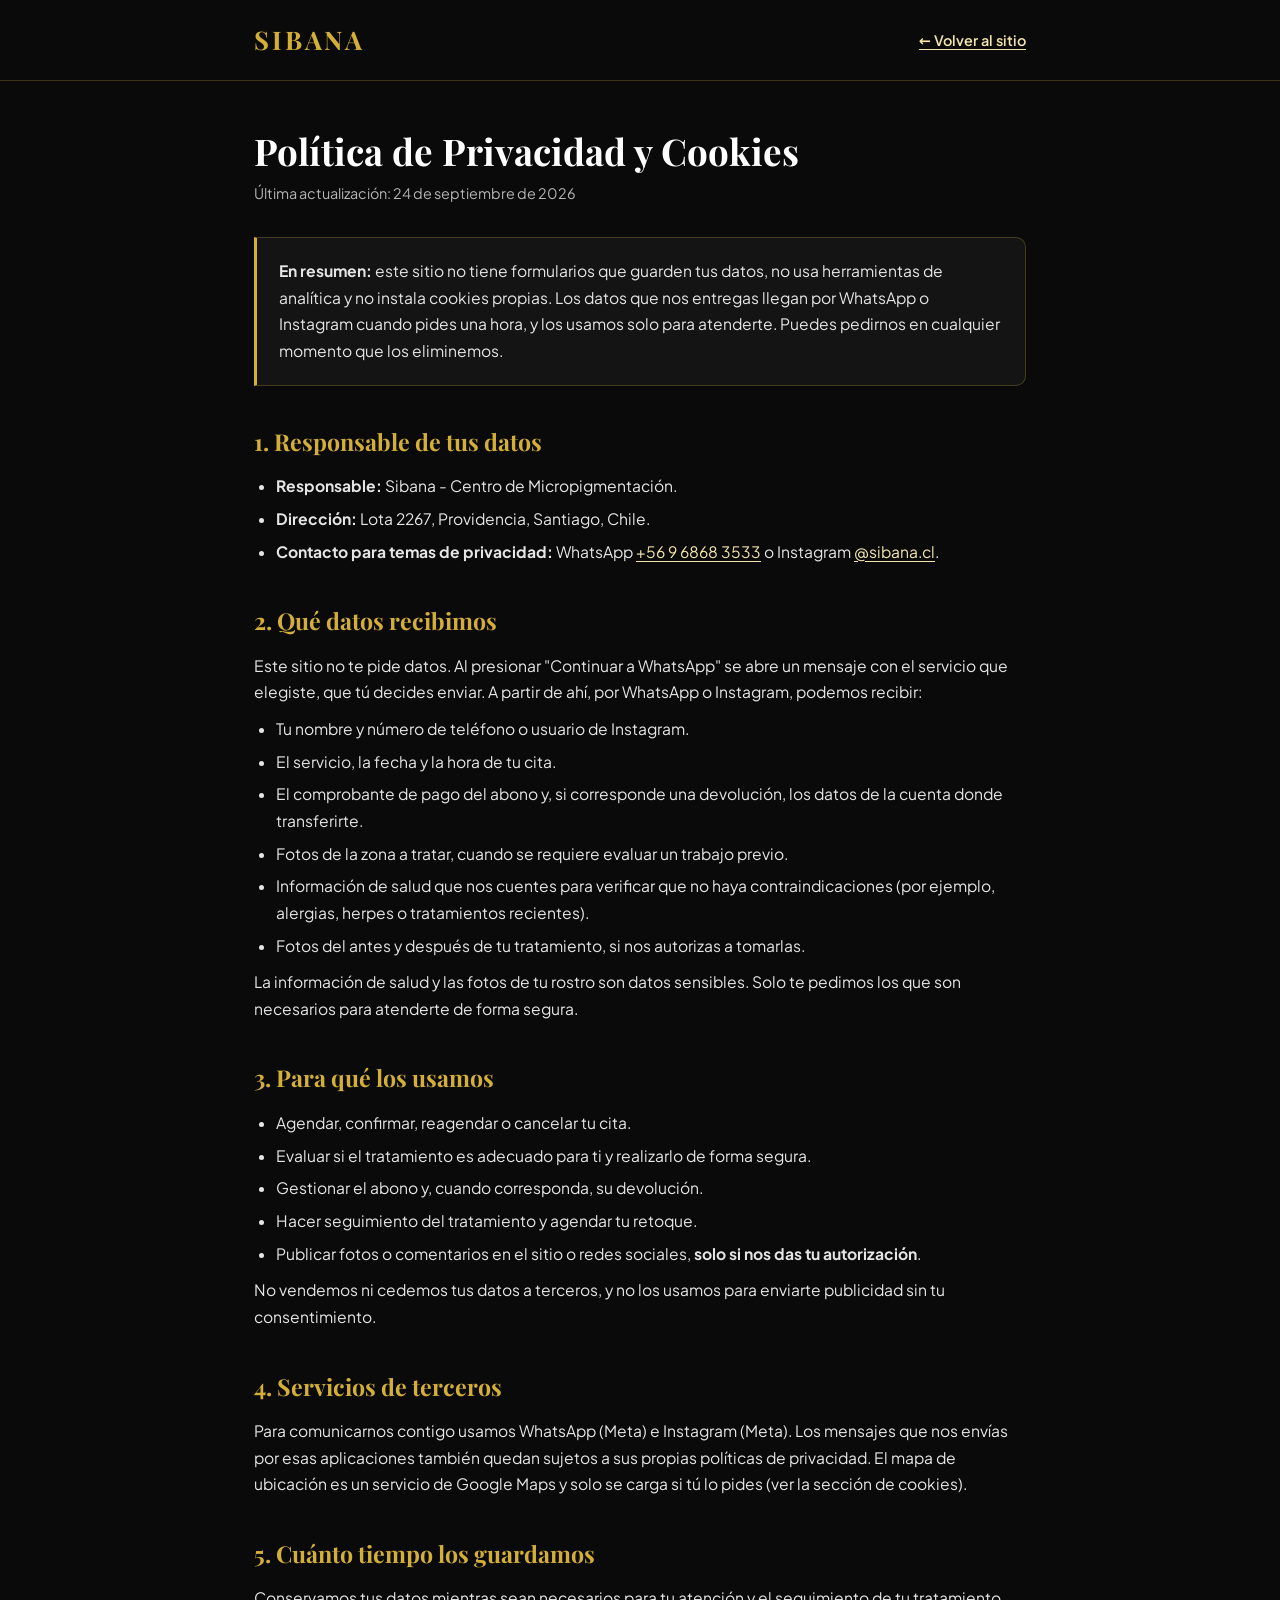
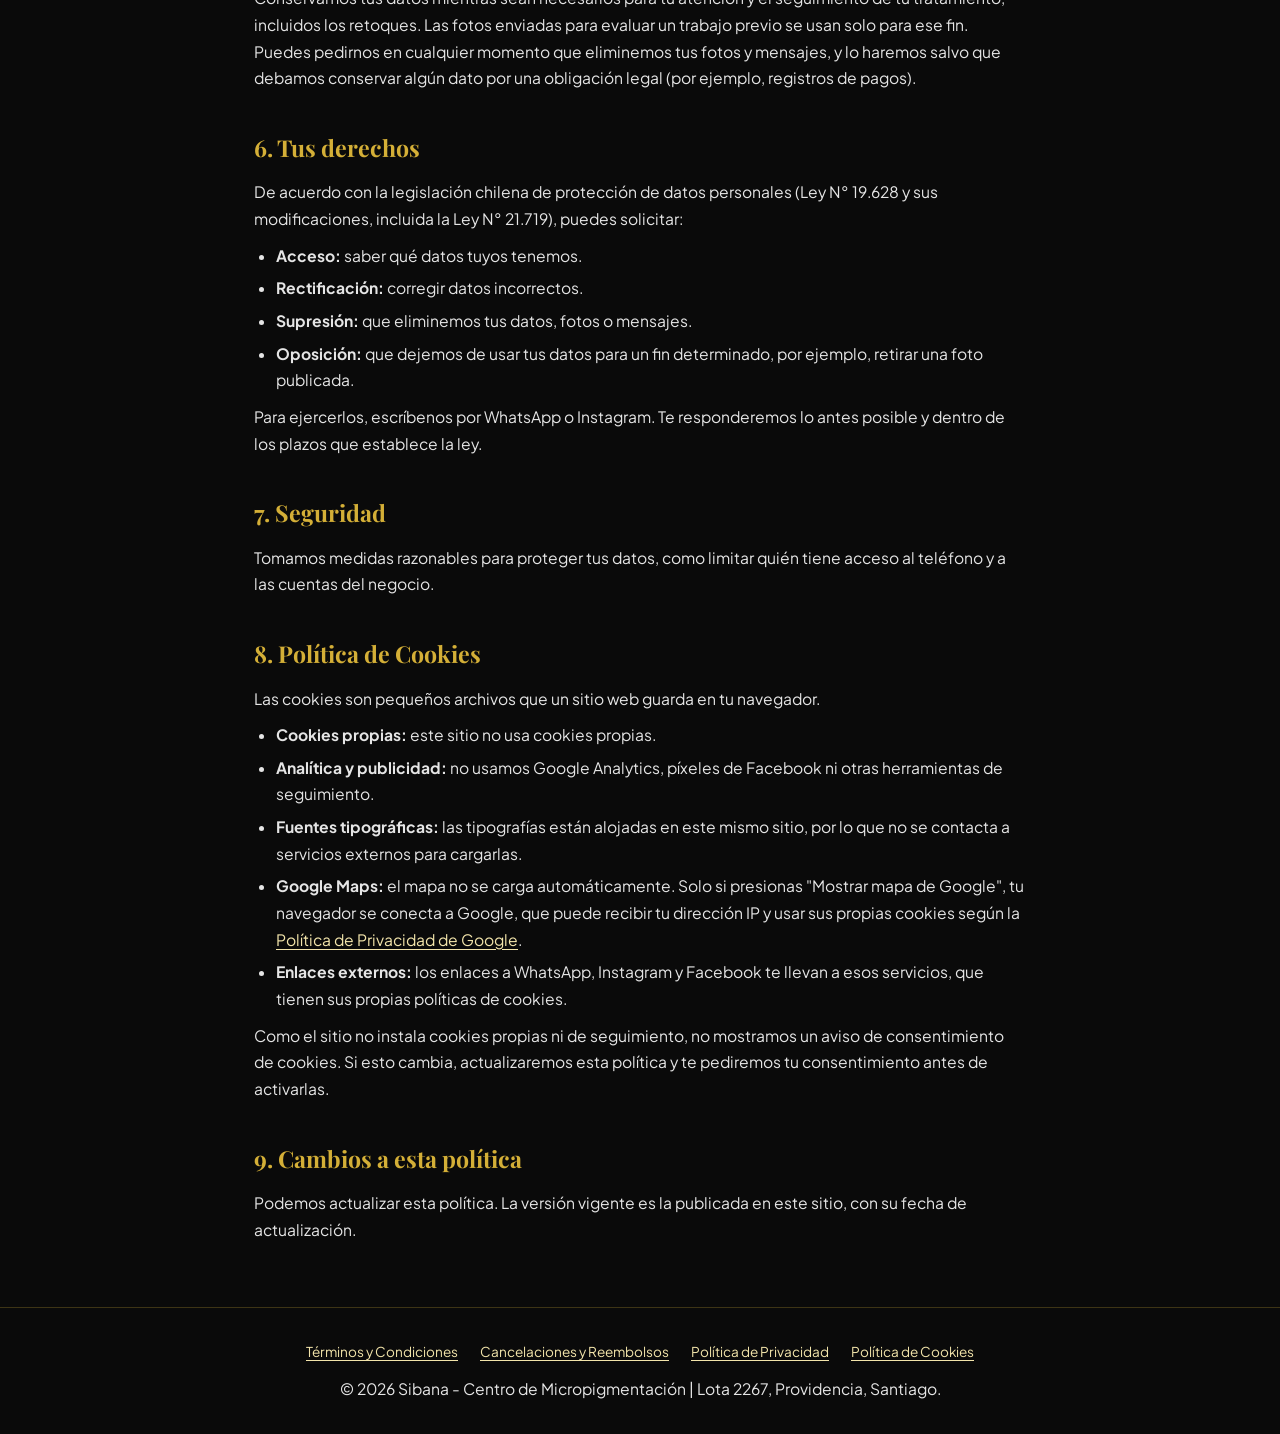
<file: politica-de-privacidad.html>
<!DOCTYPE html>
<html lang="es">
<head>
    <meta charset="UTF-8">
    <meta name="viewport" content="width=device-width, initial-scale=1.0">
    <title>Política de Privacidad y Cookies | Sibana - Centro de Micropigmentación</title>
    <meta name="description" content="Cómo Sibana trata los datos personales de sus clientas y qué cookies usa este sitio.">
    <link rel="icon" type="image/svg+xml" href="data:image/svg+xml,%3Csvg xmlns='http://www.w3.org/2000/svg' viewBox='0 0 100 100'%3E%3Ccircle cx='50' cy='50' r='50' fill='%230A0A0A'/%3E%3Ctext x='50' y='68' font-family='Georgia,serif' font-size='58' font-weight='700' fill='%23D4AF37' text-anchor='middle'%3ES%3C/text%3E%3C/svg%3E">
    <link rel="stylesheet" href="fonts/fonts.css">
    <link rel="stylesheet" href="legal.css">
</head>
<body>

    <a class="skip-link" href="#contenido">Saltar al contenido</a>

    <header>
        <div class="nav-wrapper">
            <a href="index.html" class="logo">Sibana</a>
            <a href="index.html" class="volver">&larr; Volver al sitio</a>
        </div>
    </header>

    <main id="contenido">
        <h1>Política de Privacidad y Cookies</h1>
        <p class="actualizado">Última actualización: 24 de septiembre de 2026</p>

        <div class="resumen">
            <p><strong>En resumen:</strong> este sitio no tiene formularios que guarden tus datos, no usa herramientas de analítica y no instala cookies propias. Los datos que nos entregas llegan por WhatsApp o Instagram cuando pides una hora, y los usamos solo para atenderte. Puedes pedirnos en cualquier momento que los eliminemos.</p>
        </div>

        <h2 id="responsable">1. Responsable de tus datos</h2>
        <ul>
            <li><strong>Responsable:</strong> Sibana - Centro de Micropigmentación.</li>
            <li><strong>Dirección:</strong> Lota 2267, Providencia, Santiago, Chile.</li>
            <li><strong>Contacto para temas de privacidad:</strong> WhatsApp <a href="https://wa.me/56968683533" target="_blank" rel="noopener noreferrer">+56 9 6868 3533</a> o Instagram <a href="https://www.instagram.com/sibana.cl/" target="_blank" rel="noopener noreferrer">@sibana.cl</a>.</li>
        </ul>

        <h2 id="datos">2. Qué datos recibimos</h2>
        <p>Este sitio no te pide datos. Al presionar "Continuar a WhatsApp" se abre un mensaje con el servicio que elegiste, que tú decides enviar. A partir de ahí, por WhatsApp o Instagram, podemos recibir:</p>
        <ul>
            <li>Tu nombre y número de teléfono o usuario de Instagram.</li>
            <li>El servicio, la fecha y la hora de tu cita.</li>
            <li>El comprobante de pago del abono y, si corresponde una devolución, los datos de la cuenta donde transferirte.</li>
            <li>Fotos de la zona a tratar, cuando se requiere evaluar un trabajo previo.</li>
            <li>Información de salud que nos cuentes para verificar que no haya contraindicaciones (por ejemplo, alergias, herpes o tratamientos recientes).</li>
            <li>Fotos del antes y después de tu tratamiento, si nos autorizas a tomarlas.</li>
        </ul>
        <p>La información de salud y las fotos de tu rostro son datos sensibles. Solo te pedimos los que son necesarios para atenderte de forma segura.</p>

        <h2 id="finalidad">3. Para qué los usamos</h2>
        <ul>
            <li>Agendar, confirmar, reagendar o cancelar tu cita.</li>
            <li>Evaluar si el tratamiento es adecuado para ti y realizarlo de forma segura.</li>
            <li>Gestionar el abono y, cuando corresponda, su devolución.</li>
            <li>Hacer seguimiento del tratamiento y agendar tu retoque.</li>
            <li>Publicar fotos o comentarios en el sitio o redes sociales, <strong>solo si nos das tu autorización</strong>.</li>
        </ul>
        <p>No vendemos ni cedemos tus datos a terceros, y no los usamos para enviarte publicidad sin tu consentimiento.</p>

        <h2 id="terceros">4. Servicios de terceros</h2>
        <p>Para comunicarnos contigo usamos WhatsApp (Meta) e Instagram (Meta). Los mensajes que nos envías por esas aplicaciones también quedan sujetos a sus propias políticas de privacidad. El mapa de ubicación es un servicio de Google Maps y solo se carga si tú lo pides (ver la sección de cookies).</p>

        <h2 id="conservacion">5. Cuánto tiempo los guardamos</h2>
        <p>Conservamos tus datos mientras sean necesarios para tu atención y el seguimiento de tu tratamiento, incluidos los retoques. Las fotos enviadas para evaluar un trabajo previo se usan solo para ese fin. Puedes pedirnos en cualquier momento que eliminemos tus fotos y mensajes, y lo haremos salvo que debamos conservar algún dato por una obligación legal (por ejemplo, registros de pagos).</p>

        <h2 id="derechos">6. Tus derechos</h2>
        <p>De acuerdo con la legislación chilena de protección de datos personales (Ley N° 19.628 y sus modificaciones, incluida la Ley N° 21.719), puedes solicitar:</p>
        <ul>
            <li><strong>Acceso:</strong> saber qué datos tuyos tenemos.</li>
            <li><strong>Rectificación:</strong> corregir datos incorrectos.</li>
            <li><strong>Supresión:</strong> que eliminemos tus datos, fotos o mensajes.</li>
            <li><strong>Oposición:</strong> que dejemos de usar tus datos para un fin determinado, por ejemplo, retirar una foto publicada.</li>
        </ul>
        <p>Para ejercerlos, escríbenos por WhatsApp o Instagram. Te responderemos lo antes posible y dentro de los plazos que establece la ley.</p>

        <h2 id="seguridad">7. Seguridad</h2>
        <p>Tomamos medidas razonables para proteger tus datos, como limitar quién tiene acceso al teléfono y a las cuentas del negocio.</p>

        <h2 id="cookies">8. Política de Cookies</h2>
        <p>Las cookies son pequeños archivos que un sitio web guarda en tu navegador.</p>
        <ul>
            <li><strong>Cookies propias:</strong> este sitio no usa cookies propias.</li>
            <li><strong>Analítica y publicidad:</strong> no usamos Google Analytics, píxeles de Facebook ni otras herramientas de seguimiento.</li>
            <li><strong>Fuentes tipográficas:</strong> las tipografías están alojadas en este mismo sitio, por lo que no se contacta a servicios externos para cargarlas.</li>
            <li><strong>Google Maps:</strong> el mapa no se carga automáticamente. Solo si presionas "Mostrar mapa de Google", tu navegador se conecta a Google, que puede recibir tu dirección IP y usar sus propias cookies según la <a href="https://policies.google.com/privacy?hl=es" target="_blank" rel="noopener noreferrer">Política de Privacidad de Google</a>.</li>
            <li><strong>Enlaces externos:</strong> los enlaces a WhatsApp, Instagram y Facebook te llevan a esos servicios, que tienen sus propias políticas de cookies.</li>
        </ul>
        <p>Como el sitio no instala cookies propias ni de seguimiento, no mostramos un aviso de consentimiento de cookies. Si esto cambia, actualizaremos esta política y te pediremos tu consentimiento antes de activarlas.</p>

        <h2 id="cambios">9. Cambios a esta política</h2>
        <p>Podemos actualizar esta política. La versión vigente es la publicada en este sitio, con su fecha de actualización.</p>
    </main>

    <footer>
        <nav aria-label="Información legal">
            <a href="terminos-y-condiciones.html">Términos y Condiciones</a>
            <a href="terminos-y-condiciones.html#cancelaciones">Cancelaciones y Reembolsos</a>
            <a href="politica-de-privacidad.html">Política de Privacidad</a>
            <a href="politica-de-privacidad.html#cookies">Política de Cookies</a>
        </nav>
        <p>&copy; 2026 Sibana - Centro de Micropigmentación | Lota 2267, Providencia, Santiago.</p>
    </footer>

</body>
</html>
</file>
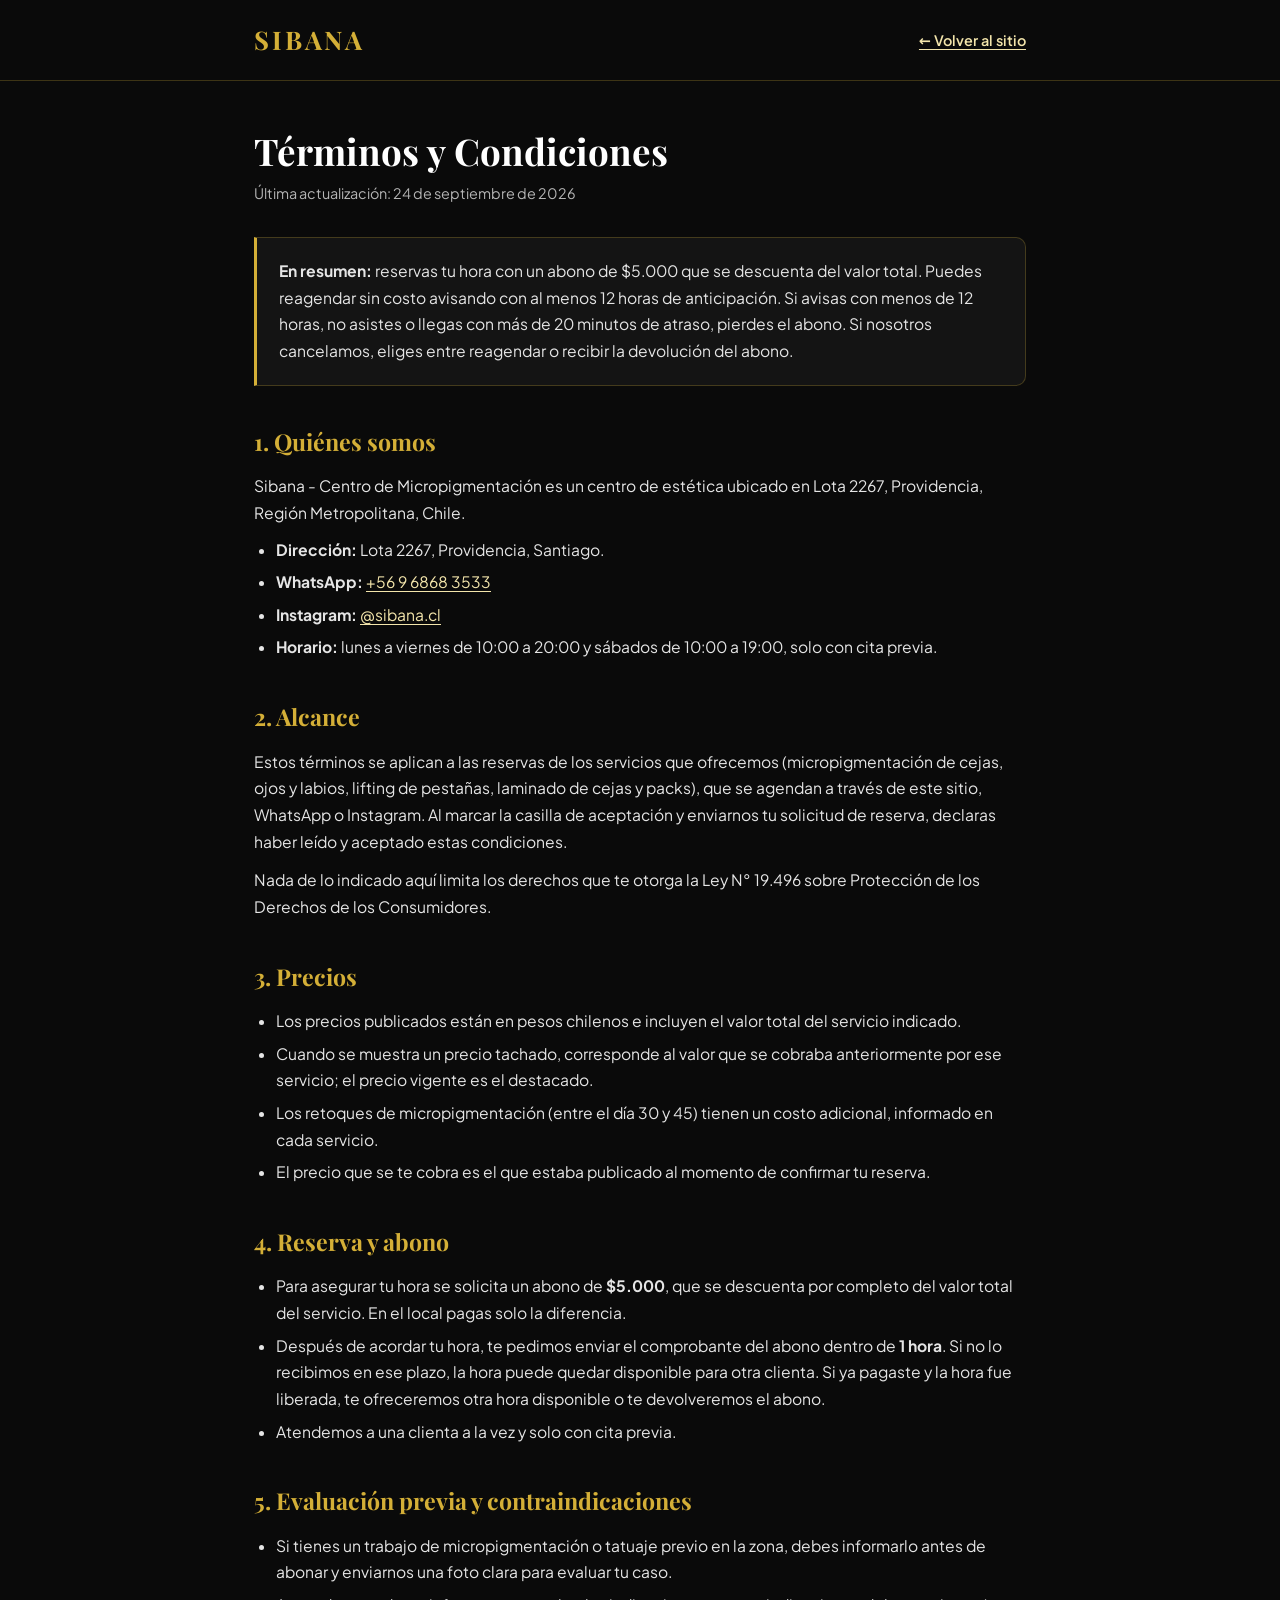
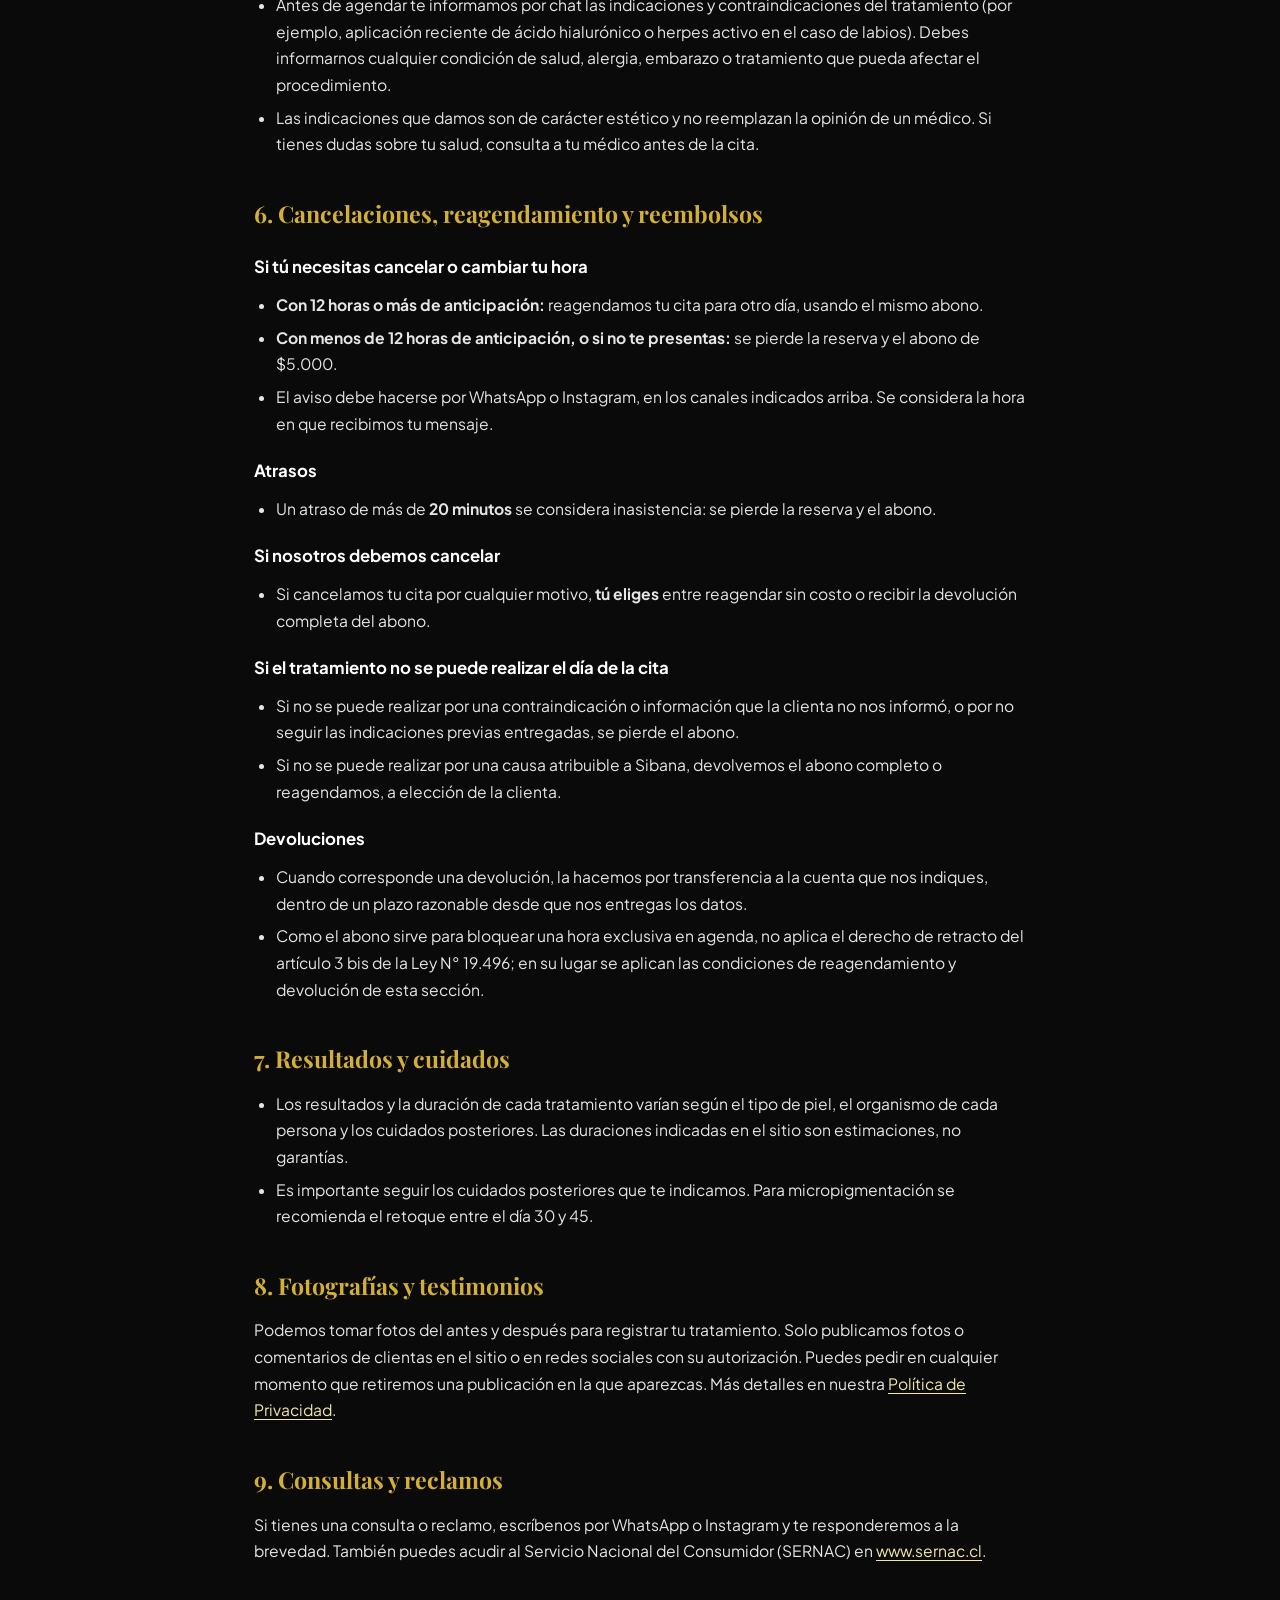
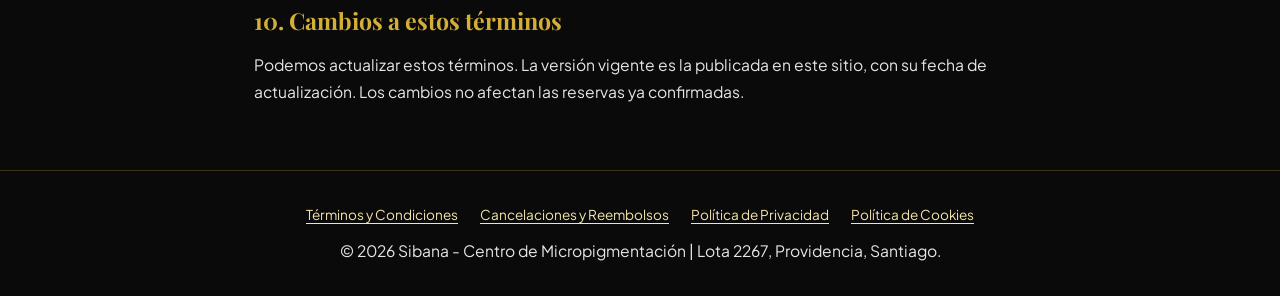
<file: terminos-y-condiciones.html>
<!DOCTYPE html>
<html lang="es">
<head>
    <meta charset="UTF-8">
    <meta name="viewport" content="width=device-width, initial-scale=1.0">
    <title>Términos y Condiciones | Sibana - Centro de Micropigmentación</title>
    <meta name="description" content="Condiciones de reserva, abono, cancelación, reagendamiento y reembolsos de Sibana, centro de micropigmentación en Providencia, Santiago.">
    <link rel="icon" type="image/svg+xml" href="data:image/svg+xml,%3Csvg xmlns='http://www.w3.org/2000/svg' viewBox='0 0 100 100'%3E%3Ccircle cx='50' cy='50' r='50' fill='%230A0A0A'/%3E%3Ctext x='50' y='68' font-family='Georgia,serif' font-size='58' font-weight='700' fill='%23D4AF37' text-anchor='middle'%3ES%3C/text%3E%3C/svg%3E">
    <link rel="stylesheet" href="fonts/fonts.css">
    <link rel="stylesheet" href="legal.css">
</head>
<body>

    <a class="skip-link" href="#contenido">Saltar al contenido</a>

    <header>
        <div class="nav-wrapper">
            <a href="index.html" class="logo">Sibana</a>
            <a href="index.html" class="volver">&larr; Volver al sitio</a>
        </div>
    </header>

    <main id="contenido">
        <h1>Términos y Condiciones</h1>
        <p class="actualizado">Última actualización: 24 de septiembre de 2026</p>

        <div class="resumen">
            <p><strong>En resumen:</strong> reservas tu hora con un abono de $5.000 que se descuenta del valor total. Puedes reagendar sin costo avisando con al menos 12 horas de anticipación. Si avisas con menos de 12 horas, no asistes o llegas con más de 20 minutos de atraso, pierdes el abono. Si nosotros cancelamos, eliges entre reagendar o recibir la devolución del abono.</p>
        </div>

        <h2 id="proveedor">1. Quiénes somos</h2>
        <p>Sibana - Centro de Micropigmentación es un centro de estética ubicado en Lota 2267, Providencia, Región Metropolitana, Chile.</p>
        <ul>
            <li><strong>Dirección:</strong> Lota 2267, Providencia, Santiago.</li>
            <li><strong>WhatsApp:</strong> <a href="https://wa.me/56968683533" target="_blank" rel="noopener noreferrer">+56 9 6868 3533</a></li>
            <li><strong>Instagram:</strong> <a href="https://www.instagram.com/sibana.cl/" target="_blank" rel="noopener noreferrer">@sibana.cl</a></li>
            <li><strong>Horario:</strong> lunes a viernes de 10:00 a 20:00 y sábados de 10:00 a 19:00, solo con cita previa.</li>
        </ul>

        <h2 id="alcance">2. Alcance</h2>
        <p>Estos términos se aplican a las reservas de los servicios que ofrecemos (micropigmentación de cejas, ojos y labios, lifting de pestañas, laminado de cejas y packs), que se agendan a través de este sitio, WhatsApp o Instagram. Al marcar la casilla de aceptación y enviarnos tu solicitud de reserva, declaras haber leído y aceptado estas condiciones.</p>
        <p>Nada de lo indicado aquí limita los derechos que te otorga la Ley N° 19.496 sobre Protección de los Derechos de los Consumidores.</p>

        <h2 id="precios">3. Precios</h2>
        <ul>
            <li>Los precios publicados están en pesos chilenos e incluyen el valor total del servicio indicado.</li>
            <li>Cuando se muestra un precio tachado, corresponde al valor que se cobraba anteriormente por ese servicio; el precio vigente es el destacado.</li>
            <li>Los retoques de micropigmentación (entre el día 30 y 45) tienen un costo adicional, informado en cada servicio.</li>
            <li>El precio que se te cobra es el que estaba publicado al momento de confirmar tu reserva.</li>
        </ul>

        <h2 id="reservas">4. Reserva y abono</h2>
        <ul>
            <li>Para asegurar tu hora se solicita un abono de <strong>$5.000</strong>, que se descuenta por completo del valor total del servicio. En el local pagas solo la diferencia.</li>
            <li>Después de acordar tu hora, te pedimos enviar el comprobante del abono dentro de <strong>1 hora</strong>. Si no lo recibimos en ese plazo, la hora puede quedar disponible para otra clienta. Si ya pagaste y la hora fue liberada, te ofreceremos otra hora disponible o te devolveremos el abono.</li>
            <li>Atendemos a una clienta a la vez y solo con cita previa.</li>
        </ul>

        <h2 id="evaluacion">5. Evaluación previa y contraindicaciones</h2>
        <ul>
            <li>Si tienes un trabajo de micropigmentación o tatuaje previo en la zona, debes informarlo antes de abonar y enviarnos una foto clara para evaluar tu caso.</li>
            <li>Antes de agendar te informamos por chat las indicaciones y contraindicaciones del tratamiento (por ejemplo, aplicación reciente de ácido hialurónico o herpes activo en el caso de labios). Debes informarnos cualquier condición de salud, alergia, embarazo o tratamiento que pueda afectar el procedimiento.</li>
            <li>Las indicaciones que damos son de carácter estético y no reemplazan la opinión de un médico. Si tienes dudas sobre tu salud, consulta a tu médico antes de la cita.</li>
        </ul>

        <h2 id="cancelaciones">6. Cancelaciones, reagendamiento y reembolsos</h2>

        <h3>Si tú necesitas cancelar o cambiar tu hora</h3>
        <ul>
            <li><strong>Con 12 horas o más de anticipación:</strong> reagendamos tu cita para otro día, usando el mismo abono.</li>
            <li><strong>Con menos de 12 horas de anticipación, o si no te presentas:</strong> se pierde la reserva y el abono de $5.000.</li>
            <li>El aviso debe hacerse por WhatsApp o Instagram, en los canales indicados arriba. Se considera la hora en que recibimos tu mensaje.</li>
        </ul>

        <h3>Atrasos</h3>
        <ul>
            <li>Un atraso de más de <strong>20 minutos</strong> se considera inasistencia: se pierde la reserva y el abono.</li>
        </ul>

        <h3>Si nosotros debemos cancelar</h3>
        <ul>
            <li>Si cancelamos tu cita por cualquier motivo, <strong>tú eliges</strong> entre reagendar sin costo o recibir la devolución completa del abono.</li>
        </ul>

        <h3>Si el tratamiento no se puede realizar el día de la cita</h3>
        <ul>
            <li>Si no se puede realizar por una contraindicación o información que la clienta no nos informó, o por no seguir las indicaciones previas entregadas, se pierde el abono.</li>
            <li>Si no se puede realizar por una causa atribuible a Sibana, devolvemos el abono completo o reagendamos, a elección de la clienta.</li>
        </ul>

        <h3>Devoluciones</h3>
        <ul>
            <li>Cuando corresponde una devolución, la hacemos por transferencia a la cuenta que nos indiques, dentro de un plazo razonable desde que nos entregas los datos.</li>
            <li>Como el abono sirve para bloquear una hora exclusiva en agenda, no aplica el derecho de retracto del artículo 3 bis de la Ley N° 19.496; en su lugar se aplican las condiciones de reagendamiento y devolución de esta sección.</li>
        </ul>

        <h2 id="resultados">7. Resultados y cuidados</h2>
        <ul>
            <li>Los resultados y la duración de cada tratamiento varían según el tipo de piel, el organismo de cada persona y los cuidados posteriores. Las duraciones indicadas en el sitio son estimaciones, no garantías.</li>
            <li>Es importante seguir los cuidados posteriores que te indicamos. Para micropigmentación se recomienda el retoque entre el día 30 y 45.</li>
        </ul>

        <h2 id="imagenes">8. Fotografías y testimonios</h2>
        <p>Podemos tomar fotos del antes y después para registrar tu tratamiento. Solo publicamos fotos o comentarios de clientas en el sitio o en redes sociales con su autorización. Puedes pedir en cualquier momento que retiremos una publicación en la que aparezcas. Más detalles en nuestra <a href="politica-de-privacidad.html">Política de Privacidad</a>.</p>

        <h2 id="contacto">9. Consultas y reclamos</h2>
        <p>Si tienes una consulta o reclamo, escríbenos por WhatsApp o Instagram y te responderemos a la brevedad. También puedes acudir al Servicio Nacional del Consumidor (SERNAC) en <a href="https://www.sernac.cl" target="_blank" rel="noopener noreferrer">www.sernac.cl</a>.</p>

        <h2 id="cambios">10. Cambios a estos términos</h2>
        <p>Podemos actualizar estos términos. La versión vigente es la publicada en este sitio, con su fecha de actualización. Los cambios no afectan las reservas ya confirmadas.</p>
    </main>

    <footer>
        <nav aria-label="Información legal">
            <a href="terminos-y-condiciones.html">Términos y Condiciones</a>
            <a href="terminos-y-condiciones.html#cancelaciones">Cancelaciones y Reembolsos</a>
            <a href="politica-de-privacidad.html">Política de Privacidad</a>
            <a href="politica-de-privacidad.html#cookies">Política de Cookies</a>
        </nav>
        <p>&copy; 2026 Sibana - Centro de Micropigmentación | Lota 2267, Providencia, Santiago.</p>
    </footer>

</body>
</html>
</file>
<file: fonts/fonts.css>
/* Fuentes alojadas en el propio sitio (licencia SIL Open Font License 1.1, ver LICENSE-*.txt). */
@font-face {
    font-family: 'Playfair Display';
    font-style: normal;
    font-weight: 500;
    font-display: swap;
    src: url('playfair-display-latin-500-normal.woff2') format('woff2');
    unicode-range: U+0000-00FF, U+0131, U+0152-0153, U+02BB-02BC, U+02C6, U+02DA, U+02DC, U+0304, U+0308, U+0329, U+2000-206F, U+20AC, U+2122, U+2191, U+2193, U+2212, U+2215, U+FEFF, U+FFFD;
}
@font-face {
    font-family: 'Playfair Display';
    font-style: normal;
    font-weight: 600;
    font-display: swap;
    src: url('playfair-display-latin-600-normal.woff2') format('woff2');
    unicode-range: U+0000-00FF, U+0131, U+0152-0153, U+02BB-02BC, U+02C6, U+02DA, U+02DC, U+0304, U+0308, U+0329, U+2000-206F, U+20AC, U+2122, U+2191, U+2193, U+2212, U+2215, U+FEFF, U+FFFD;
}
@font-face {
    font-family: 'Playfair Display';
    font-style: normal;
    font-weight: 700;
    font-display: swap;
    src: url('playfair-display-latin-700-normal.woff2') format('woff2');
    unicode-range: U+0000-00FF, U+0131, U+0152-0153, U+02BB-02BC, U+02C6, U+02DA, U+02DC, U+0304, U+0308, U+0329, U+2000-206F, U+20AC, U+2122, U+2191, U+2193, U+2212, U+2215, U+FEFF, U+FFFD;
}
@font-face {
    font-family: 'Playfair Display';
    font-style: italic;
    font-weight: 400;
    font-display: swap;
    src: url('playfair-display-latin-400-italic.woff2') format('woff2');
    unicode-range: U+0000-00FF, U+0131, U+0152-0153, U+02BB-02BC, U+02C6, U+02DA, U+02DC, U+0304, U+0308, U+0329, U+2000-206F, U+20AC, U+2122, U+2191, U+2193, U+2212, U+2215, U+FEFF, U+FFFD;
}
@font-face {
    font-family: 'Plus Jakarta Sans';
    font-style: normal;
    font-weight: 300;
    font-display: swap;
    src: url('plus-jakarta-sans-latin-300-normal.woff2') format('woff2');
    unicode-range: U+0000-00FF, U+0131, U+0152-0153, U+02BB-02BC, U+02C6, U+02DA, U+02DC, U+0304, U+0308, U+0329, U+2000-206F, U+20AC, U+2122, U+2191, U+2193, U+2212, U+2215, U+FEFF, U+FFFD;
}
@font-face {
    font-family: 'Plus Jakarta Sans';
    font-style: normal;
    font-weight: 400;
    font-display: swap;
    src: url('plus-jakarta-sans-latin-400-normal.woff2') format('woff2');
    unicode-range: U+0000-00FF, U+0131, U+0152-0153, U+02BB-02BC, U+02C6, U+02DA, U+02DC, U+0304, U+0308, U+0329, U+2000-206F, U+20AC, U+2122, U+2191, U+2193, U+2212, U+2215, U+FEFF, U+FFFD;
}
@font-face {
    font-family: 'Plus Jakarta Sans';
    font-style: normal;
    font-weight: 500;
    font-display: swap;
    src: url('plus-jakarta-sans-latin-500-normal.woff2') format('woff2');
    unicode-range: U+0000-00FF, U+0131, U+0152-0153, U+02BB-02BC, U+02C6, U+02DA, U+02DC, U+0304, U+0308, U+0329, U+2000-206F, U+20AC, U+2122, U+2191, U+2193, U+2212, U+2215, U+FEFF, U+FFFD;
}
@font-face {
    font-family: 'Plus Jakarta Sans';
    font-style: normal;
    font-weight: 600;
    font-display: swap;
    src: url('plus-jakarta-sans-latin-600-normal.woff2') format('woff2');
    unicode-range: U+0000-00FF, U+0131, U+0152-0153, U+02BB-02BC, U+02C6, U+02DA, U+02DC, U+0304, U+0308, U+0329, U+2000-206F, U+20AC, U+2122, U+2191, U+2193, U+2212, U+2215, U+FEFF, U+FFFD;
}
@font-face {
    font-family: 'Plus Jakarta Sans';
    font-style: normal;
    font-weight: 700;
    font-display: swap;
    src: url('plus-jakarta-sans-latin-700-normal.woff2') format('woff2');
    unicode-range: U+0000-00FF, U+0131, U+0152-0153, U+02BB-02BC, U+02C6, U+02DA, U+02DC, U+0304, U+0308, U+0329, U+2000-206F, U+20AC, U+2122, U+2191, U+2193, U+2212, U+2215, U+FEFF, U+FFFD;
}
@font-face {
    font-family: 'Plus Jakarta Sans';
    font-style: normal;
    font-weight: 800;
    font-display: swap;
    src: url('plus-jakarta-sans-latin-800-normal.woff2') format('woff2');
    unicode-range: U+0000-00FF, U+0131, U+0152-0153, U+02BB-02BC, U+02C6, U+02DA, U+02DC, U+0304, U+0308, U+0329, U+2000-206F, U+20AC, U+2122, U+2191, U+2193, U+2212, U+2215, U+FEFF, U+FFFD;
}
</file>
<file: legal.css>
/* Estilos compartidos por las páginas legales (términos, privacidad y cookies). */
:root {
    --bg-color: #0A0A0A;
    --bg-card: #141414;
    --text-main: #FFFFFF;
    --text-muted: #B5B5B5;
    --gold-primary: #D4AF37;
    --gold-light: #F3E5AB;
    --border-gold: rgba(212, 175, 55, 0.25);
    --font-title: 'Playfair Display', Georgia, serif;
    --font-body: 'Plus Jakarta Sans', system-ui, sans-serif;
}

* { margin: 0; padding: 0; box-sizing: border-box; }

body {
    font-family: var(--font-body);
    background-color: var(--bg-color);
    color: var(--text-main);
    line-height: 1.7;
    -webkit-font-smoothing: antialiased;
}

a { color: var(--gold-light); text-underline-offset: 3px; }

a:focus-visible, button:focus-visible {
    outline: 3px solid var(--gold-light);
    outline-offset: 3px;
}

.skip-link {
    position: absolute;
    left: 16px;
    top: -60px;
    background: var(--gold-primary);
    color: #000;
    padding: 10px 16px;
    border-radius: 6px;
    font-weight: 700;
    text-decoration: none;
    z-index: 100;
}
.skip-link:focus { top: 12px; }

header {
    border-bottom: 1px solid var(--border-gold);
    background: rgba(10, 10, 10, 0.95);
}

.nav-wrapper {
    max-width: 820px;
    margin: 0 auto;
    padding: 18px 24px;
    display: flex;
    justify-content: space-between;
    align-items: center;
    gap: 16px;
}

.logo {
    font-family: var(--font-title);
    font-size: 1.6rem;
    font-weight: 700;
    letter-spacing: 3px;
    text-transform: uppercase;
    color: var(--gold-primary);
    text-decoration: none;
}

.volver { font-size: 0.9rem; font-weight: 600; }

main {
    max-width: 820px;
    margin: 0 auto;
    padding: 48px 24px 64px;
}

h1 {
    font-family: var(--font-title);
    font-size: 2.3rem;
    line-height: 1.2;
    margin-bottom: 8px;
}

.actualizado { color: var(--text-muted); font-size: 0.9rem; margin-bottom: 32px; }

h2 {
    font-family: var(--font-title);
    font-size: 1.45rem;
    color: var(--gold-primary);
    margin: 36px 0 12px;
    scroll-margin-top: 20px;
}

h3 { font-size: 1.05rem; margin: 20px 0 8px; }

p, li { color: #E5E5E5; font-size: 0.98rem; }
p + p { margin-top: 12px; }
ul { padding-left: 22px; margin: 10px 0; }
li + li { margin-top: 6px; }

.resumen {
    background: var(--bg-card);
    border: 1px solid var(--border-gold);
    border-left: 3px solid var(--gold-primary);
    border-radius: 0 10px 10px 0;
    padding: 20px 22px;
    margin: 24px 0;
}

footer {
    border-top: 1px solid var(--border-gold);
    padding: 32px 24px;
    text-align: center;
    color: var(--text-muted);
    font-size: 0.85rem;
}

footer nav {
    display: flex;
    flex-wrap: wrap;
    justify-content: center;
    gap: 8px 22px;
    margin-bottom: 12px;
}

@media (max-width: 600px) {
    h1 { font-size: 1.85rem; }
    main { padding-top: 32px; }
}

@media (prefers-reduced-motion: reduce) {
    * { scroll-behavior: auto !important; }
}
</file>
